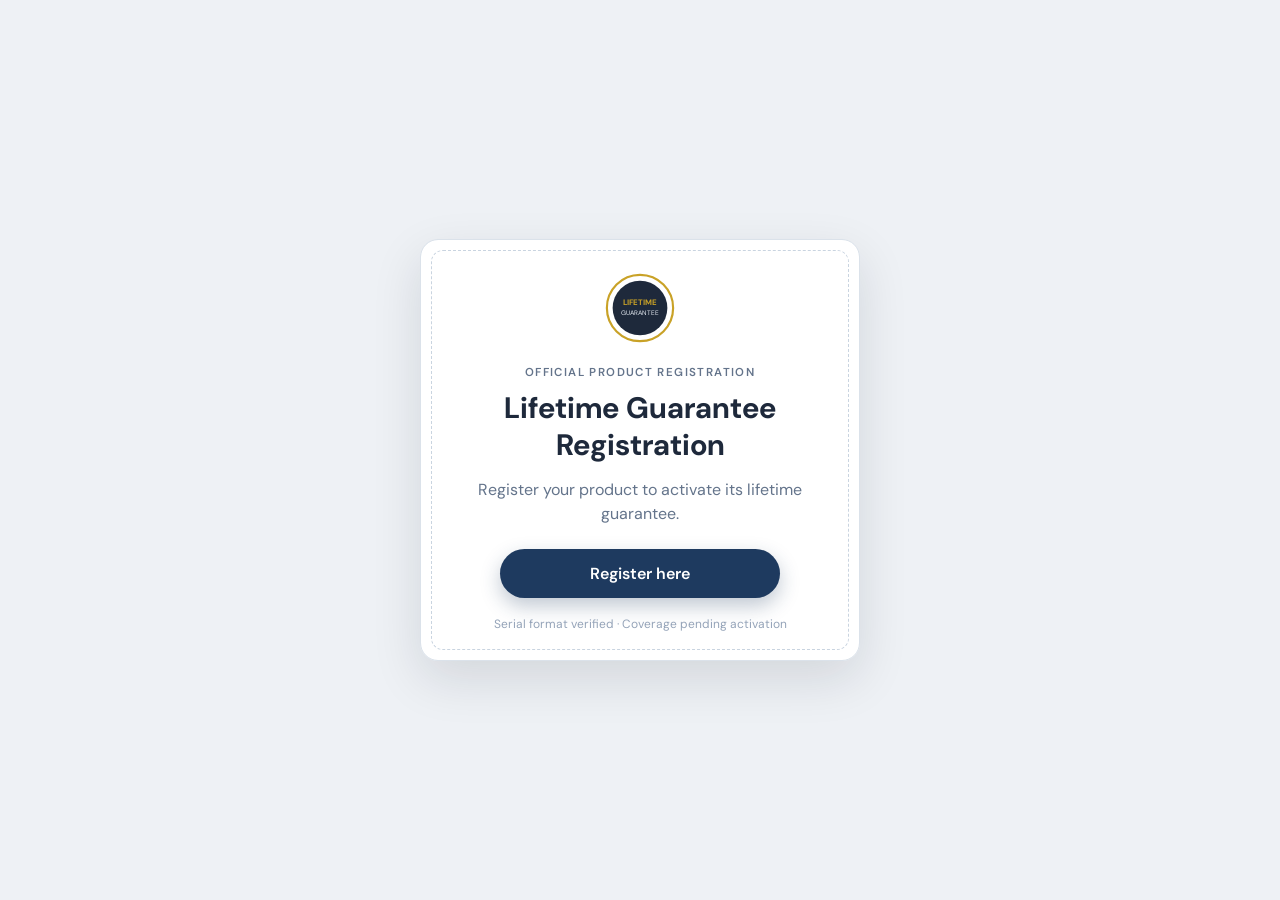
<file: index.html>
<!DOCTYPE html>
<html lang="en">
  <head>
    <meta charset="UTF-8" />
    <meta
      name="viewport"
      content="width=device-width, initial-scale=1, viewport-fit=cover"
    />
    <meta name="theme-color" content="#0a1020" />
    <title>Lifetime Guarantee Registration</title>
    <link rel="stylesheet" href="css/styles.css" />
    <link rel="preconnect" href="https://fonts.googleapis.com" />
    <link rel="preconnect" href="https://fonts.gstatic.com" crossorigin />
    <link
      href="https://fonts.googleapis.com/css2?family=Cormorant+Garamond:ital,wght@0,500;0,600;0,700;1,600&family=DM+Sans:wght@400;500;600;700&display=swap"
      rel="stylesheet"
    />
  </head>
  <body data-stage="landing" data-theme="warranty">
    <div class="app" id="app">
      <!-- Stage 1a: Warranty landing -->
      <section class="stage stage-landing" id="stage-landing" aria-live="polite">
        <div class="card warranty-card">
          <div class="seal" aria-hidden="true">
            <svg viewBox="0 0 100 100" width="72" height="72">
              <circle cx="50" cy="50" r="46" fill="none" stroke="#c9a227" stroke-width="3" />
              <circle cx="50" cy="50" r="38" fill="#1e293b" />
              <text
                x="50"
                y="46"
                text-anchor="middle"
                fill="#c9a227"
                font-size="11"
                font-family="DM Sans, sans-serif"
                font-weight="700"
              >
                LIFETIME
              </text>
              <text
                x="50"
                y="60"
                text-anchor="middle"
                fill="#e2e8f0"
                font-size="9"
                font-family="DM Sans, sans-serif"
              >
                GUARANTEE
              </text>
            </svg>
          </div>
          <p class="eyebrow">Official Product Registration</p>
          <h1>Lifetime Guarantee Registration</h1>
          <p class="lede">
            Register your product to activate its lifetime guarantee.
          </p>
          <button type="button" class="btn btn-primary" id="btn-register">
            Register here
          </button>
          <p class="fine-print">
            Serial format verified · Coverage pending activation
          </p>
        </div>
      </section>

      <!-- Stage 1b: Proposal -->
      <section class="stage stage-proposal" id="stage-proposal" hidden>
        <div class="card warranty-card proposal-card">
          <p class="eyebrow">Activation sequence interrupted</p>
          <h1 class="proposal-title">Will you marry me?</h1>
          <p class="lede proposal-sub">
            This is the only registration that matters.
          </p>
          <div class="proposal-actions" id="proposal-actions">
            <button type="button" class="btn btn-yes" id="btn-yes">
              YES 💍
            </button>
            <button type="button" class="btn btn-no" id="btn-no">NO 🙃</button>
          </div>
          <p class="no-caught" id="no-caught" hidden>I'll wait right here.</p>
        </div>
        <div class="toast" id="toast" role="status" aria-live="polite" hidden></div>
      </section>

      <!-- Stage 2: Success -->
      <section class="stage stage-success" id="stage-success" hidden>
        <div class="card romance-card">
          <div class="hearts" aria-hidden="true">♡</div>
          <p class="eyebrow romantic">Registration confirmed</p>
          <h1>You have successfully completed the Lifetime Guarantee Registration.</h1>
          <div class="reg-id">
            <span>Registration ID</span>
            <strong>#BBforever</strong>
          </div>
          <p class="lede">
            Your lifetime guarantee covers love, partnership, adventures, and
            choosing each other every day.
          </p>
          <button type="button" class="btn btn-romance" id="btn-to-unlock">
            Continue
          </button>
        </div>
      </section>

      <!-- Stage 3: Moon game intro -->
      <section class="stage stage-unlock" id="stage-unlock" hidden>
        <div class="card romance-card">
          <p class="eyebrow romantic">Final activation</p>
          <h1>A Little Piece of the Moon</h1>
          <p class="lede">
            Your registration is confirmed. To open the purple box, bring the
            night sky back to life.
          </p>
          <p class="lede">Your key awaits the one who completes the sky.</p>
          <button type="button" class="btn btn-romance" id="btn-start-moon">
            Begin 🌙
          </button>
        </div>
      </section>

      <!-- Moon game -->
      <section class="stage stage-moon" id="stage-moon" hidden>
        <div class="moon-shell" id="moon-shell">
          <aside class="moon-sidebar">
            <p class="moon-kicker">A LITTLE PIECE OF THE</p>
            <h1 class="moon-title">Moon <span aria-hidden="true">♡</span></h1>
            <p class="moon-blurb" id="moon-blurb">
              Something is missing from this night. Can you bring its light
              back? Drag the pieces below to complete the sky.
            </p>

            <div class="moon-tray-wrap">
              <p class="moon-tray-label">Your pieces</p>
              <div class="moon-tray" id="moon-tray"></div>
            </div>

            <div class="moon-hint" id="moon-hint">
              <span aria-hidden="true">💡</span>
              <p>Even when you cannot see the whole moon, it is still there.</p>
            </div>
          </aside>

          <div class="moon-main">
            <div class="moon-progress">
              <span id="moon-progress-text">1 / 2</span>
              <div class="moon-progress-dots" aria-hidden="true">
                <span class="is-active"></span><span></span>
              </div>
            </div>

            <div class="moon-canvas" id="moon-canvas">
              <div class="moon-sky" aria-hidden="true">
                <div class="moon-stars-bg"></div>
                <div class="moon-clouds"></div>
                <div class="moon-lake"></div>
              </div>

              <!-- Stage 1: moon phase slots -->
              <div class="moon-arc" id="moon-arc"></div>

              <!-- Stage 2: word -->
              <div class="moon-word" id="moon-word" hidden>
                <p class="moon-word-prompt">
                  The sky remembers a word. Enter it to unlock your message.
                </p>
                <form id="moon-word-form" autocomplete="off">
                  <input
                    type="text"
                    id="moon-word-input"
                    maxlength="24"
                    placeholder="Type the word…"
                    spellcheck="false"
                    autocapitalize="characters"
                  />
                  <button type="submit" class="btn btn-moon">Reveal</button>
                </form>
                <p class="moon-word-error" id="moon-word-error" hidden>
                  Not quite — listen to the night again.
                </p>
                <div class="moon-message" id="moon-message" hidden>
                  <p>
                    My forever is you. #BBforever — here’s where to find the
                    key.
                  </p>
                  <button type="button" class="btn btn-moon" id="btn-moon-to-key">
                    Show me the key
                  </button>
                </div>
              </div>
            </div>

            <button type="button" class="btn btn-moon-next" id="btn-moon-next" disabled>
              Next →
            </button>
          </div>
        </div>
      </section>

      <!-- Final: Complete -->
      <section class="stage stage-complete" id="stage-complete" hidden>
        <div class="card romance-card prize-card">
          <div class="key-icon" aria-hidden="true">🔐</div>
          <h1>
            Congratulations. Your lifetime guarantee is fully activated.
          </h1>
          <div class="reg-id">
            <span>Your registration ID is</span>
            <strong>#BBforever</strong>
          </div>
          <p class="lede">
            Your guarantee does not promise a perfect life. It promises two
            independent people willing to grow, repair, and keep choosing each
            other.
          </p>
          <div class="key-location">
            <p class="key-label">Here's the location of the key:</p>
            <p class="key-reveal">Locate the key in a small white envelope</p>
            <figure class="key-photo">
              <img
                src="assets/key-location.jpg"
                alt="Gift wrap reference — cut vertically along the marked area on the stapled joint"
              />
            </figure>
            <p class="key-reveal key-reveal-follow">
              Cut vertically in this area to find the key inside the stapled
              joint. You can also reach this spot from inside the box. Go ahead
              open the Box
            </p>
          </div>
        </div>
      </section>
    </div>

    <script src="js/config.js"></script>
    <script src="js/responses.js"></script>
    <script src="js/moon-game.js"></script>
    <script src="js/app.js"></script>
  </body>
</html>
</file>
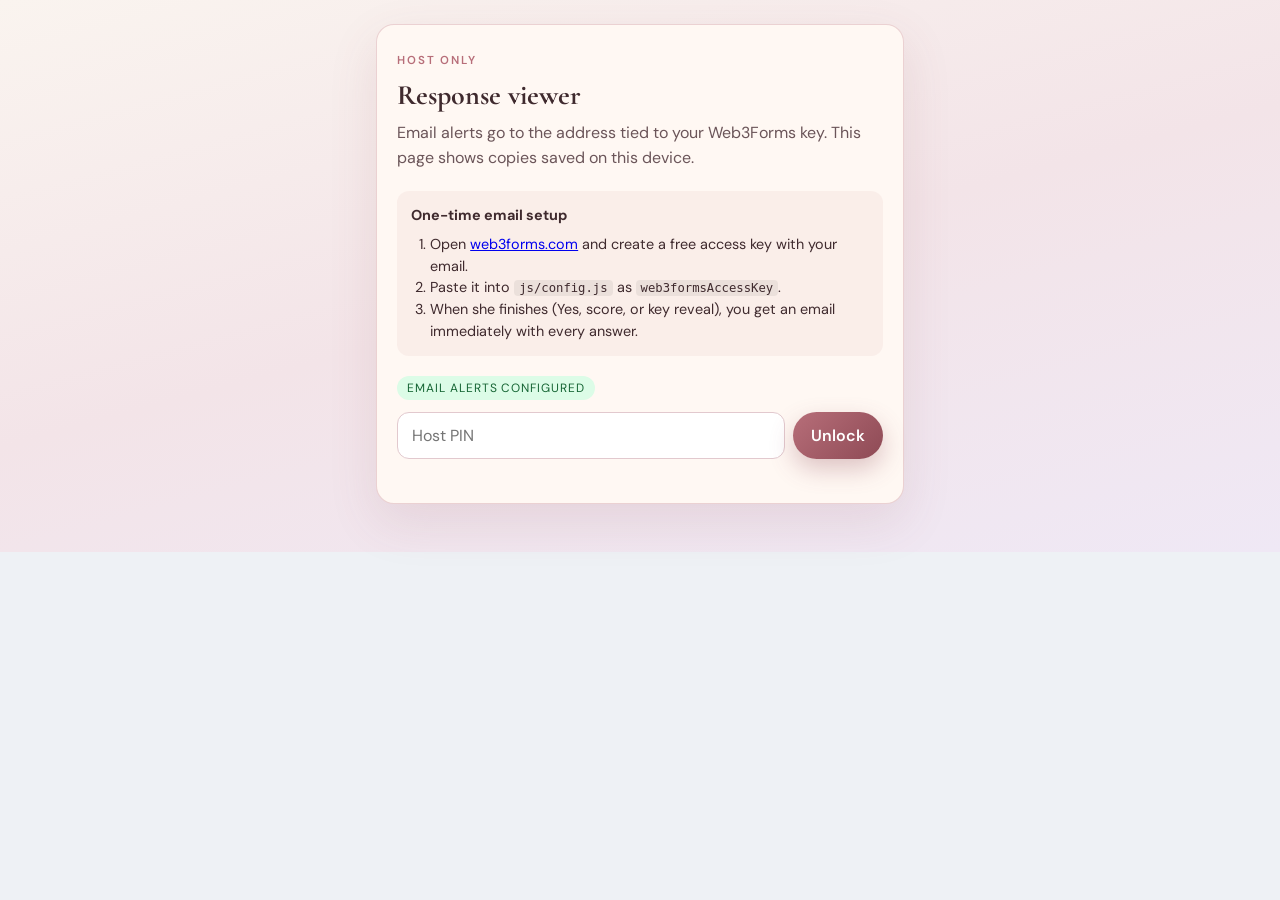
<file: host.html>
<!DOCTYPE html>
<html lang="en">
  <head>
    <meta charset="UTF-8" />
    <meta
      name="viewport"
      content="width=device-width, initial-scale=1, viewport-fit=cover"
    />
    <title>Host — Response viewer</title>
    <link rel="stylesheet" href="css/styles.css" />
    <link rel="preconnect" href="https://fonts.googleapis.com" />
    <link rel="preconnect" href="https://fonts.gstatic.com" crossorigin />
    <link
      href="https://fonts.googleapis.com/css2?family=Cormorant+Garamond:wght@600&family=DM+Sans:wght@400;500;600;700&display=swap"
      rel="stylesheet"
    />
    <style>
      body {
        background: linear-gradient(165deg, #faf4ef 0%, #f3e4e8 50%, #efe8f5 100%);
      }
      .host-wrap {
        width: 100%;
        max-width: 560px;
        margin: 0 auto;
        padding: 24px 16px 48px;
      }
      .host-card {
        background: #fff8f3;
        border: 1px solid rgba(183, 110, 121, 0.28);
        border-radius: 18px;
        padding: 28px 20px;
        box-shadow: 0 18px 50px rgba(142, 74, 85, 0.12);
      }
      .host-card h1 {
        font-family: "Cormorant Garamond", Georgia, serif;
        font-size: 1.75rem;
        margin: 0 0 8px;
        color: #3f2a2e;
      }
      .host-card .lede {
        color: #6b5559;
        margin-bottom: 20px;
      }
      .setup {
        text-align: left;
        background: rgba(183, 110, 121, 0.08);
        border-radius: 12px;
        padding: 14px 14px;
        font-size: 0.9rem;
        line-height: 1.5;
        color: #3f2a2e;
        margin-bottom: 20px;
      }
      .setup ol {
        margin: 8px 0 0;
        padding-left: 1.2rem;
      }
      .setup code {
        font-size: 0.85em;
        background: rgba(0, 0, 0, 0.06);
        padding: 1px 5px;
        border-radius: 4px;
      }
      .pin-row {
        display: flex;
        gap: 8px;
        margin-bottom: 16px;
      }
      .pin-row input {
        flex: 1;
        border: 1px solid #e2c9ce;
        border-radius: 12px;
        padding: 12px 14px;
        font-family: inherit;
        font-size: 1rem;
      }
      .status-pill {
        display: inline-block;
        font-size: 0.75rem;
        text-transform: uppercase;
        letter-spacing: 0.08em;
        padding: 4px 10px;
        border-radius: 999px;
        margin-bottom: 12px;
      }
      .status-pill.ok {
        background: #dcfce7;
        color: #166534;
      }
      .status-pill.warn {
        background: #fef3c7;
        color: #92400e;
      }
      .submission {
        text-align: left;
        border: 1px solid #ead7db;
        border-radius: 14px;
        padding: 14px;
        margin-bottom: 12px;
        background: #fff;
      }
      .submission h2 {
        font-size: 1rem;
        margin: 0 0 6px;
        color: #3f2a2e;
      }
      .submission .meta {
        font-size: 0.8rem;
        color: #8e6b72;
        margin-bottom: 10px;
      }
      .submission details {
        font-size: 0.88rem;
        color: #4a3a3e;
      }
      .submission summary {
        cursor: pointer;
        font-weight: 600;
        margin-bottom: 6px;
      }
      .answer-line {
        margin: 0 0 8px;
        padding-bottom: 8px;
        border-bottom: 1px solid #f1e4e7;
      }
      .answer-line:last-child {
        border-bottom: none;
      }
      .ok-mark {
        color: #16a34a;
      }
      .bad-mark {
        color: #dc2626;
      }
      .empty {
        color: #8e6b72;
        font-size: 0.95rem;
      }
      .toolbar {
        display: flex;
        flex-wrap: wrap;
        gap: 8px;
        margin-bottom: 16px;
      }
      .btn-ghost {
        background: #fff;
        color: #8e4a55;
        border: 1px solid #e2c9ce;
      }
      #viewer[hidden],
      #gate[hidden] {
        display: none !important;
      }
    </style>
  </head>
  <body>
    <div class="host-wrap">
      <div class="host-card">
        <p class="eyebrow romantic">Host only</p>
        <h1>Response viewer</h1>
        <p class="lede">
          Email alerts go to the address tied to your Web3Forms key. This page
          shows copies saved on this device.
        </p>

        <div class="setup">
          <strong>One-time email setup</strong>
          <ol>
            <li>
              Open
              <a href="https://web3forms.com" target="_blank" rel="noopener"
                >web3forms.com</a
              >
              and create a free access key with your email.
            </li>
            <li>
              Paste it into <code>js/config.js</code> as
              <code>web3formsAccessKey</code>.
            </li>
            <li>
              When she finishes (Yes, score, or key reveal), you get an email
              immediately with every answer.
            </li>
          </ol>
        </div>

        <div id="key-status" class="status-pill warn">Checking email config…</div>

        <div id="gate">
          <div class="pin-row">
            <input
              type="password"
              id="pin-input"
              placeholder="Host PIN"
              autocomplete="off"
            />
            <button type="button" class="btn btn-romance" id="btn-unlock" style="width:auto;max-width:none;padding:12px 18px">
              Unlock
            </button>
          </div>
          <p class="empty" id="pin-error" hidden>Wrong PIN.</p>
        </div>

        <div id="viewer" hidden>
          <div class="toolbar">
            <button type="button" class="btn btn-ghost" id="btn-refresh" style="width:auto;max-width:none;border-radius:999px;padding:10px 16px">
              Refresh
            </button>
            <button type="button" class="btn btn-ghost" id="btn-export" style="width:auto;max-width:none;border-radius:999px;padding:10px 16px">
              Export JSON
            </button>
            <button type="button" class="btn btn-ghost" id="btn-clear" style="width:auto;max-width:none;border-radius:999px;padding:10px 16px">
              Clear local
            </button>
          </div>
          <div id="list"></div>
        </div>
      </div>
    </div>

    <script src="js/config.js"></script>
    <script src="js/responses.js"></script>
    <script>
      (function () {
        const cfg = window.BB_CONFIG || {};
        const status = document.getElementById("key-status");
        const key = (cfg.web3formsAccessKey || "").trim();
        if (key && key !== "YOUR_WEB3FORMS_ACCESS_KEY") {
          status.textContent = "Email alerts configured";
          status.classList.remove("warn");
          status.classList.add("ok");
        } else {
          status.textContent = "Email not configured — edit js/config.js";
        }

        const gate = document.getElementById("gate");
        const viewer = document.getElementById("viewer");
        const pinInput = document.getElementById("pin-input");
        const pinError = document.getElementById("pin-error");
        const list = document.getElementById("list");

        function unlock() {
          const expected = cfg.hostPin || "BBforever";
          if (pinInput.value !== expected) {
            pinError.hidden = false;
            return;
          }
          pinError.hidden = true;
          gate.hidden = true;
          viewer.hidden = false;
          render();
        }

        function render() {
          const items = window.BB_RESPONSES.loadSubmissions();
          if (!items.length) {
            list.innerHTML =
              '<p class="empty">No responses saved on this device yet. They still arrive by email when configured.</p>';
            return;
          }

          list.innerHTML = items
            .map((s) => {
              const score =
                typeof s.score === "number"
                  ? `${s.score} / ${s.total}${s.passed ? " · passed" : ""}`
                  : "";
              const noClicks =
                typeof s.noClickCount === "number"
                  ? `NO clicks: ${s.noClickCount}`
                  : "";
              const choiceLabel =
                s.event === "proposal_yes"
                  ? "YES 💍"
                  : s.event === "proposal_no_clicks"
                    ? "NO 🙃"
                    : escapeHtml(s.event);
              const answers = (s.answers || [])
                .map(
                  (a) => `
                <div class="answer-line">
                  <strong>${a.number}.</strong> ${escapeHtml(shortPrompt(a.prompt))}<br/>
                  First: ${escapeHtml(a.firstAnswer)}. ${escapeHtml(a.firstLabel)}
                  <span class="${a.firstCorrect ? "ok-mark" : "bad-mark"}">${
                    a.firstCorrect ? "✓" : "✗"
                  }</span><br/>
                  Final: ${escapeHtml(a.finalAnswer)}. ${escapeHtml(a.finalLabel)}
                  <span class="${a.finalCorrect ? "ok-mark" : "bad-mark"}">${
                    a.finalCorrect ? "✓" : "✗"
                  }</span>
                </div>`
                )
                .join("");

              return `
              <article class="submission">
                <h2>${choiceLabel}</h2>
                <div class="meta">${escapeHtml(s.localTime || s.timestamp)}${
                  score ? " · " + score : ""
                }${noClicks ? " · " + noClicks : ""}${
                  s.message ? "<br/>" + escapeHtml(s.message) : ""
                }</div>
                ${
                  answers
                    ? `<details><summary>View answers</summary>${answers}</details>`
                    : ""
                }
              </article>`;
            })
            .join("");
        }

        function shortPrompt(p) {
          if (!p) return "";
          return p.length > 90 ? p.slice(0, 90) + "…" : p;
        }

        function escapeHtml(str) {
          return String(str || "")
            .replace(/&/g, "&amp;")
            .replace(/</g, "&lt;")
            .replace(/>/g, "&gt;")
            .replace(/"/g, "&quot;");
        }

        document.getElementById("btn-unlock").addEventListener("click", unlock);
        pinInput.addEventListener("keydown", (e) => {
          if (e.key === "Enter") unlock();
        });
        document.getElementById("btn-refresh").addEventListener("click", render);
        document.getElementById("btn-export").addEventListener("click", () => {
          const blob = new Blob(
            [JSON.stringify(window.BB_RESPONSES.loadSubmissions(), null, 2)],
            { type: "application/json" }
          );
          const a = document.createElement("a");
          a.href = URL.createObjectURL(blob);
          a.download = `bbforever-responses-${Date.now()}.json`;
          a.click();
        });
        document.getElementById("btn-clear").addEventListener("click", () => {
          if (confirm("Clear locally saved responses on this device?")) {
            localStorage.removeItem(window.BB_RESPONSES.LOCAL_KEY);
            render();
          }
        });
      })();
    </script>
  </body>
</html>
</file>
<file: css/styles.css>
:root {
  --bg: #eef1f5;
  --bg-warm: #faf4ef;
  --card: #ffffff;
  --ink: #1e293b;
  --muted: #64748b;
  --primary: #1e3a5f;
  --primary-hover: #152a45;
  --gold: #c9a227;
  --rose: #b76e79;
  --rose-deep: #8e4a55;
  --ivory: #fff8f3;
  --correct: #16a34a;
  --incorrect: #dc2626;
  --radius: 18px;
  --shadow: 0 18px 50px rgba(15, 23, 42, 0.12);
  --font: "DM Sans", system-ui, sans-serif;
  --serif: "Cormorant Garamond", Georgia, serif;
}

*,
*::before,
*::after {
  box-sizing: border-box;
}

html,
body {
  margin: 0;
  min-height: 100%;
  font-family: var(--font);
  color: var(--ink);
  background: var(--bg);
  -webkit-font-smoothing: antialiased;
}

body[data-theme="romance"] {
  background: linear-gradient(165deg, #faf4ef 0%, #f3e4e8 45%, #efe8f5 100%);
}

body[data-theme="quiz"] {
  background: #0b0b0c;
  color: #f4f4f5;
}

body[data-theme="moon"] {
  background: #070b16;
  color: #e8eefc;
}

body[data-theme="moon"] .app {
  max-width: none;
  padding: 0;
  align-items: stretch;
  justify-content: stretch;
}

body[data-theme="moon"] .stage-moon {
  max-width: none;
  width: 100%;
  min-height: 100dvh;
}

.app {
  min-height: 100dvh;
  display: flex;
  align-items: flex-start;
  justify-content: center;
  padding: 24px 16px 48px;
}

.stage {
  width: 100%;
  max-width: 440px;
  animation: fadeIn 0.45s ease;
}

.stage[hidden] {
  display: none !important;
}

@keyframes fadeIn {
  from {
    opacity: 0;
    transform: translateY(10px);
  }
  to {
    opacity: 1;
    transform: translateY(0);
  }
}

@media (prefers-reduced-motion: reduce) {
  .stage,
  .btn-no,
  .toast {
    animation: none !important;
    transition: none !important;
  }
}

/* —— Cards —— */
.card {
  background: var(--card);
  border-radius: var(--radius);
  box-shadow: var(--shadow);
  padding: 32px 24px 28px;
  text-align: center;
  position: relative;
  overflow: visible;
}

.warranty-card {
  border: 1px solid #dbe2ea;
  background:
    linear-gradient(#fff, #fff) padding-box,
    linear-gradient(145deg, #e8edf3, #f8fafc) border-box;
}

.warranty-card::before {
  content: "";
  position: absolute;
  inset: 10px;
  border: 1px dashed #c9d4e0;
  border-radius: 12px;
  pointer-events: none;
}

.romance-card {
  background: var(--ivory);
  border: 1px solid rgba(183, 110, 121, 0.28);
  box-shadow: 0 20px 50px rgba(142, 74, 85, 0.14);
}

.seal {
  margin: 0 auto 16px;
  position: relative;
  z-index: 1;
}

.eyebrow {
  position: relative;
  z-index: 1;
  text-transform: uppercase;
  letter-spacing: 0.12em;
  font-size: 0.72rem;
  font-weight: 600;
  color: var(--muted);
  margin: 0 0 10px;
}

.eyebrow.romantic {
  color: var(--rose);
  letter-spacing: 0.16em;
}

h1 {
  position: relative;
  z-index: 1;
  font-size: clamp(1.45rem, 5vw, 1.85rem);
  line-height: 1.25;
  margin: 0 0 14px;
  font-weight: 700;
}

.romance-card h1,
.prize-card h1 {
  font-family: var(--serif);
  font-weight: 600;
  font-size: clamp(1.6rem, 5.5vw, 2.1rem);
  color: #3f2a2e;
}

.proposal-title {
  font-family: var(--serif);
  font-size: clamp(2rem, 8vw, 2.6rem);
  font-weight: 600;
  margin: 12px 0 8px;
}

.lede {
  position: relative;
  z-index: 1;
  color: var(--muted);
  font-size: 1rem;
  line-height: 1.55;
  margin: 0 0 22px;
}

.romance-card .lede {
  color: #6b5559;
}

.fine-print {
  position: relative;
  z-index: 1;
  margin: 18px 0 0;
  font-size: 0.75rem;
  color: #94a3b8;
}

/* —— Buttons —— */
.btn {
  position: relative;
  z-index: 1;
  appearance: none;
  border: none;
  border-radius: 999px;
  padding: 14px 28px;
  font-family: inherit;
  font-size: 1rem;
  font-weight: 600;
  cursor: pointer;
  transition: transform 0.15s ease, background 0.15s ease, box-shadow 0.15s ease;
}

.btn:active {
  transform: scale(0.98);
}

.btn:disabled {
  opacity: 0.4;
  cursor: not-allowed;
  transform: none;
}

.btn-primary {
  background: var(--primary);
  color: #fff;
  width: 100%;
  max-width: 280px;
  box-shadow: 0 8px 20px rgba(30, 58, 95, 0.28);
}

.btn-primary:hover {
  background: var(--primary-hover);
}

.btn-romance {
  background: linear-gradient(135deg, var(--rose), var(--rose-deep));
  color: #fff;
  width: 100%;
  max-width: 340px;
  box-shadow: 0 10px 24px rgba(142, 74, 85, 0.3);
}

.btn-yes {
  background: linear-gradient(135deg, #16a34a, #15803d);
  color: #fff;
  min-width: 140px;
  min-height: 52px;
  font-size: 1.1rem;
  box-shadow: 0 8px 22px rgba(22, 163, 74, 0.35);
  z-index: 5;
}

.btn-no {
  background: #e2e8f0;
  color: #475569;
  min-width: 110px;
  min-height: 48px;
  z-index: 4;
  transition: left 0.18s ease, top 0.18s ease, transform 0.18s ease;
}

.btn-next {
  background: #27272a;
  color: #fff;
  width: 100%;
  margin-top: 20px;
  border-radius: 12px;
}

body[data-theme="quiz"] .btn-next {
  background: #f4f4f5;
  color: #18181b;
}

.btn-next:disabled {
  background: #3f3f46;
  color: #a1a1aa;
}

body[data-theme="quiz"] .btn-next:disabled {
  background: #3f3f46;
  color: #71717a;
}

/* —— Proposal —— */
.proposal-actions {
  position: relative;
  z-index: 1;
  display: flex;
  align-items: center;
  justify-content: center;
  gap: 16px;
  min-height: 120px;
  margin-top: 8px;
}

.proposal-actions .btn-no.is-floating {
  position: fixed;
}

.no-caught {
  position: relative;
  z-index: 1;
  margin: 16px 0 0;
  color: var(--rose);
  font-weight: 500;
  font-style: italic;
}

.toast {
  position: fixed;
  left: 50%;
  bottom: 28px;
  transform: translateX(-50%);
  background: #1e293b;
  color: #fff;
  padding: 10px 18px;
  border-radius: 999px;
  font-size: 0.9rem;
  z-index: 100;
  box-shadow: 0 8px 24px rgba(0, 0, 0, 0.25);
  animation: toastIn 0.25s ease;
}

.toast[hidden] {
  display: none !important;
}

@keyframes toastIn {
  from {
    opacity: 0;
    transform: translate(-50%, 8px);
  }
  to {
    opacity: 1;
    transform: translate(-50%, 0);
  }
}

/* —— Success —— */
.hearts {
  font-size: 1.8rem;
  color: var(--rose);
  margin-bottom: 8px;
}

.reg-id {
  position: relative;
  z-index: 1;
  display: flex;
  flex-direction: column;
  gap: 6px;
  margin: 0 auto 20px;
  padding: 16px;
  background: rgba(183, 110, 121, 0.1);
  border: 1px solid rgba(183, 110, 121, 0.25);
  border-radius: 14px;
  max-width: 280px;
}

.reg-id span {
  font-size: 0.75rem;
  text-transform: uppercase;
  letter-spacing: 0.1em;
  color: var(--rose-deep);
}

.reg-id strong {
  font-family: ui-monospace, "Cascadia Code", Consolas, monospace;
  font-size: 1.35rem;
  color: #3f2a2e;
  letter-spacing: 0.04em;
}

/* —— Quiz —— */
.quiz-shell {
  background: #111113;
  border: 1px solid #27272a;
  border-radius: 20px;
  padding: 0 0 24px;
  overflow: hidden;
  box-shadow: 0 24px 60px rgba(0, 0, 0, 0.45);
}

.quiz-header {
  padding: 18px 18px 0;
}

.quiz-header h1 {
  font-size: 1.05rem;
  font-weight: 600;
  color: #fafafa;
  margin: 0;
  text-align: left;
  line-height: 1.35;
}

.quiz-banner {
  margin: 14px 0 0;
  height: 148px;
  overflow: hidden;
  border-radius: 0;
}

.banner-art {
  width: 100%;
  height: 100%;
  position: relative;
  background: #2a1f22;
}

.banner-art .cover-svg {
  display: block;
  width: 100%;
  height: 100%;
}

.cover-svg .draw {
  stroke-dasharray: 280;
  stroke-dashoffset: 280;
  animation: sketchDraw 1.4s ease forwards;
}

.cover-svg .float {
  animation: sketchFloat 3.2s ease-in-out infinite;
  transform-origin: center;
}

.cover-svg .pulse {
  animation: sketchPulse 2.4s ease-in-out infinite;
}

.cover-svg .steam {
  animation: sketchSteam 2.8s ease-in-out infinite;
  opacity: 0.75;
}

@keyframes sketchDraw {
  to {
    stroke-dashoffset: 0;
  }
}

@keyframes sketchFloat {
  0%,
  100% {
    transform: translateY(0);
  }
  50% {
    transform: translateY(-4px);
  }
}

@keyframes sketchPulse {
  0%,
  100% {
    opacity: 0.55;
  }
  50% {
    opacity: 1;
  }
}

@keyframes sketchSteam {
  0%,
  100% {
    transform: translateY(0);
    opacity: 0.35;
  }
  50% {
    transform: translateY(-6px);
    opacity: 0.9;
  }
}

@media (prefers-reduced-motion: reduce) {
  .cover-svg .draw,
  .cover-svg .float,
  .cover-svg .pulse,
  .cover-svg .steam {
    animation: none !important;
    stroke-dashoffset: 0;
  }
}

.quiz-nav {
  display: flex;
  align-items: center;
  gap: 8px;
  padding: 12px 16px;
  border-bottom: 1px solid #27272a;
}

.progress {
  font-size: 0.85rem;
  color: #a1a1aa;
  min-width: 64px;
}

.quiz-tools {
  margin-left: auto;
}

.icon-btn {
  appearance: none;
  border: none;
  background: transparent;
  color: #e4e4e7;
  width: 36px;
  height: 36px;
  border-radius: 10px;
  font-size: 1.25rem;
  cursor: pointer;
  display: inline-flex;
  align-items: center;
  justify-content: center;
}

.icon-btn:hover:not(:disabled) {
  background: #27272a;
}

.icon-btn:disabled {
  opacity: 0.35;
  cursor: not-allowed;
}

.hint-box {
  margin: 12px 16px 0;
  padding: 10px 12px;
  background: #1c1917;
  border: 1px solid #3f3f46;
  border-radius: 10px;
  color: #fde68a;
  font-size: 0.88rem;
  line-height: 1.45;
  text-align: left;
}

.hint-box[hidden] {
  display: none !important;
}

.quiz-prompt {
  margin: 16px 16px 12px;
  font-size: 1.02rem;
  line-height: 1.5;
  color: #fafafa;
  text-align: left;
}

.options {
  display: flex;
  flex-direction: column;
  gap: 4px;
  padding: 0 8px;
}

.option {
  display: grid;
  grid-template-columns: 40px 1fr;
  gap: 10px 12px;
  align-items: start;
  width: 100%;
  text-align: left;
  appearance: none;
  border: none;
  background: transparent;
  color: #f4f4f5;
  padding: 12px 10px;
  border-radius: 12px;
  cursor: pointer;
  font-family: inherit;
  font-size: 0.95rem;
  line-height: 1.4;
}

.option:hover:not(:disabled) {
  background: #1c1c1f;
}

.option:disabled {
  cursor: default;
}

.option-letter {
  width: 36px;
  height: 36px;
  border-radius: 50%;
  border: 1.5px solid #52525b;
  display: inline-flex;
  align-items: center;
  justify-content: center;
  font-weight: 600;
  font-size: 0.9rem;
  color: #e4e4e7;
  flex-shrink: 0;
}

.option-body {
  display: flex;
  flex-direction: column;
  gap: 6px;
  padding-top: 6px;
}

.option-label {
  color: #f4f4f5;
}

.option-feedback {
  color: #a1a1aa;
  font-size: 0.86rem;
  line-height: 1.4;
}

.option-feedback[hidden] {
  display: none !important;
}

.option.is-correct .option-letter {
  background: var(--correct);
  border-color: var(--correct);
  color: #fff;
}

.option.is-incorrect .option-letter {
  background: var(--incorrect);
  border-color: var(--incorrect);
  color: #fff;
}

.option.is-revealed .option-letter {
  border-color: #71717a;
}

.stage-quiz .btn-next {
  margin: 20px 16px 0;
  width: calc(100% - 32px);
}

/* —— Scorecard —— */
.score-card {
  padding-top: 40px;
  padding-bottom: 36px;
}

.score-heading {
  margin-bottom: 8px;
}

.score-value {
  position: relative;
  z-index: 1;
  margin: 8px 0 18px;
  font-family: var(--serif);
  font-size: clamp(3rem, 14vw, 4rem);
  font-weight: 600;
  color: #3f2a2e;
  letter-spacing: 0.02em;
  line-height: 1;
}

.score-message {
  max-width: 320px;
  margin-left: auto;
  margin-right: auto;
}

.score-card .btn {
  margin-top: 4px;
}

.score-card .btn[hidden] {
  display: none !important;
}

.option.is-waiting .option-letter {
  border-color: #a1a1aa;
}

.option-nudge {
  margin: 8px 16px 0;
  font-size: 0.85rem;
  color: #fcd34d;
  text-align: left;
}

.option-nudge[hidden] {
  display: none !important;
}

/* —— Finale —— */
.prize-card {
  text-align: center;
}

.key-icon {
  font-size: 2.4rem;
  margin-bottom: 8px;
}

.key-location {
  position: relative;
  z-index: 1;
  margin-top: 8px;
  padding: 18px 16px;
  background: linear-gradient(145deg, #3f2a2e, #5c3a42);
  color: #fff8f3;
  border-radius: 16px;
  box-shadow: 0 12px 30px rgba(63, 42, 46, 0.35);
}

.key-label {
  margin: 0 0 10px;
  font-size: 0.8rem;
  text-transform: uppercase;
  letter-spacing: 0.12em;
  opacity: 0.85;
}

.key-reveal {
  margin: 0;
  font-family: var(--serif);
  font-size: 1.25rem;
  line-height: 1.4;
  font-weight: 600;
}

.key-reveal-follow {
  margin-top: 14px;
  font-size: 1.1rem;
  font-weight: 500;
}

.key-photo {
  margin: 14px 0 0;
  border-radius: 12px;
  overflow: hidden;
  border: 1px solid rgba(255, 248, 243, 0.25);
  background: rgba(0, 0, 0, 0.15);
}

.key-photo img {
  display: block;
  width: 100%;
  height: auto;
  vertical-align: middle;
}

@media (min-width: 480px) {
  .app {
    align-items: center;
    padding: 40px 20px;
  }

  body[data-theme="moon"] .app {
    padding: 0;
  }
}

/* —— Moon game —— */
.moon-shell {
  display: grid;
  grid-template-columns: 1fr;
  min-height: 100dvh;
  width: 100%;
  background: radial-gradient(ellipse at 50% 0%, #1a2744 0%, #070b16 55%);
  color: #e8eefc;
}

.moon-sidebar {
  padding: 20px 18px 12px;
  display: flex;
  flex-direction: column;
  gap: 12px;
  z-index: 2;
}

.moon-kicker {
  margin: 0;
  font-size: 0.7rem;
  letter-spacing: 0.18em;
  text-transform: uppercase;
  color: #9db0d4;
}

.moon-title {
  margin: 0;
  font-family: var(--serif);
  font-style: italic;
  font-weight: 600;
  font-size: clamp(2.2rem, 8vw, 3rem);
  color: #f4f7ff;
  line-height: 1;
}

.moon-title span {
  font-style: normal;
  font-size: 0.55em;
  color: #c4b5fd;
  vertical-align: super;
}

.moon-blurb {
  margin: 0;
  font-size: 0.92rem;
  line-height: 1.5;
  color: #b8c6e0;
  max-width: 34ch;
}

.moon-tray-wrap {
  background: rgba(18, 28, 52, 0.72);
  border: 1px solid rgba(160, 180, 230, 0.22);
  border-radius: 14px;
  padding: 12px;
}

.moon-tray-label {
  margin: 0 0 10px;
  font-size: 0.75rem;
  letter-spacing: 0.08em;
  text-transform: uppercase;
  color: #9db0d4;
}

.moon-tray {
  display: flex;
  flex-wrap: wrap;
  gap: 10px;
  min-height: 56px;
  max-height: 140px;
  overflow-y: auto;
  align-items: center;
}

.moon-hint {
  display: flex;
  gap: 10px;
  align-items: flex-start;
  background: rgba(30, 40, 70, 0.55);
  border: 1px solid rgba(196, 181, 253, 0.25);
  border-radius: 12px;
  padding: 10px 12px;
  font-size: 0.85rem;
  color: #d6def0;
  line-height: 1.4;
}

.moon-hint p {
  margin: 0;
}

.moon-main {
  display: flex;
  flex-direction: column;
  padding: 0 14px 20px;
  min-height: 0;
  flex: 1;
}

.moon-progress {
  display: flex;
  align-items: center;
  justify-content: flex-end;
  gap: 10px;
  padding: 8px 4px 10px;
  font-size: 0.85rem;
  color: #9db0d4;
}

.moon-progress-dots {
  display: flex;
  gap: 6px;
}

.moon-progress-dots span {
  width: 8px;
  height: 8px;
  border-radius: 50%;
  background: #334155;
}

.moon-progress-dots span.is-active {
  background: #c4b5fd;
  box-shadow: 0 0 8px rgba(196, 181, 253, 0.7);
}

.moon-progress-dots span.is-done {
  background: #93c5fd;
}

.moon-canvas {
  position: relative;
  flex: 1;
  min-height: 280px;
  border-radius: 18px;
  overflow: hidden;
  border: 1px solid rgba(140, 160, 210, 0.25);
  background: linear-gradient(180deg, #0d1730 0%, #152448 42%, #1a2a40 70%, #0e1a28 100%);
  touch-action: none;
}

.moon-sky {
  position: absolute;
  inset: 0;
  pointer-events: none;
}

.moon-stars-bg {
  position: absolute;
  inset: 0;
  background-image:
    radial-gradient(1.5px 1.5px at 12% 18%, #fff, transparent),
    radial-gradient(1.5px 1.5px at 28% 40%, #dbeafe, transparent),
    radial-gradient(1px 1px at 48% 22%, #fff, transparent),
    radial-gradient(1.5px 1.5px at 66% 14%, #e0e7ff, transparent),
    radial-gradient(1px 1px at 78% 36%, #fff, transparent),
    radial-gradient(1.5px 1.5px at 88% 20%, #c7d2fe, transparent),
    radial-gradient(1px 1px at 18% 58%, #fff, transparent),
    radial-gradient(1px 1px at 55% 48%, #e2e8f0, transparent);
  opacity: 0.85;
  animation: twinkle 4s ease-in-out infinite alternate;
}

.moon-clouds {
  position: absolute;
  inset: 0;
  background:
    radial-gradient(ellipse 80px 28px at 22% 62%, rgba(167, 139, 250, 0.22), transparent),
    radial-gradient(ellipse 100px 32px at 70% 58%, rgba(129, 140, 248, 0.18), transparent),
    radial-gradient(ellipse 70px 24px at 48% 68%, rgba(196, 181, 253, 0.16), transparent);
}

.moon-lake {
  position: absolute;
  left: 0;
  right: 0;
  bottom: 0;
  height: 34%;
  background: linear-gradient(
    180deg,
    transparent 0%,
    rgba(30, 58, 95, 0.35) 20%,
    rgba(15, 30, 55, 0.85) 100%
  );
}

.moon-lake::after {
  content: "";
  position: absolute;
  left: 42%;
  width: 16%;
  top: 10%;
  bottom: 0;
  background: linear-gradient(
    180deg,
    rgba(226, 232, 255, 0.35),
    rgba(147, 197, 253, 0.08)
  );
  filter: blur(2px);
  opacity: 0.7;
}

@keyframes twinkle {
  from {
    opacity: 0.65;
  }
  to {
    opacity: 1;
  }
}

.moon-arc {
  position: absolute;
  left: 6%;
  right: 6%;
  top: 14%;
  height: 90px;
  display: flex;
  justify-content: space-between;
  align-items: flex-start;
  z-index: 2;
}

.moon-slot {
  width: 48px;
  height: 48px;
  border-radius: 50%;
  border: 1.5px dashed rgba(200, 210, 240, 0.45);
  display: flex;
  align-items: center;
  justify-content: center;
  background: rgba(15, 23, 42, 0.25);
  transition: border-color 0.2s, box-shadow 0.2s, transform 0.2s;
}

.moon-slot.is-filled {
  border-style: solid;
  border-color: rgba(226, 232, 255, 0.55);
  box-shadow: 0 0 16px rgba(191, 219, 254, 0.35);
}

.moon-slot.is-target {
  border-color: #c4b5fd;
  box-shadow: 0 0 12px rgba(196, 181, 253, 0.45);
}

.moon-slot.is-fixed {
  border-style: solid;
  border-color: rgba(226, 232, 255, 0.35);
}

.moon-piece {
  width: 44px;
  height: 44px;
  border-radius: 50%;
  cursor: grab;
  touch-action: none;
  user-select: none;
  flex-shrink: 0;
  position: relative;
  z-index: 5;
  box-shadow: 0 0 12px rgba(226, 232, 255, 0.35);
}

.moon-piece:active,
.moon-piece.is-dragging {
  cursor: grabbing;
  z-index: 100;
  box-shadow: 0 8px 24px rgba(0, 0, 0, 0.45), 0 0 18px rgba(191, 219, 254, 0.5);
}

.moon-piece.is-shake {
  animation: pieceShake 0.4s ease;
}

@keyframes pieceShake {
  0%,
  100% {
    transform: translateX(0);
  }
  25% {
    transform: translateX(-6px);
  }
  75% {
    transform: translateX(6px);
  }
}

.moon-piece[data-phase="waxing"] {
  background: radial-gradient(circle at 65% 40%, #f8fafc, #cbd5e1 55%, #64748b);
  box-shadow: inset -14px 0 0 0 #0f172a, 0 0 12px rgba(226, 232, 255, 0.35);
}

.moon-piece[data-phase="first-quarter"] {
  background: linear-gradient(90deg, #f1f5f9 50%, #0f172a 50%);
}

.moon-piece[data-phase="full"] {
  background: radial-gradient(circle at 35% 30%, #fff, #e2e8f0 45%, #94a3b8);
}

.moon-piece[data-phase="waning"] {
  background: radial-gradient(circle at 35% 40%, #f8fafc, #cbd5e1 55%, #64748b);
  box-shadow: inset 14px 0 0 0 #0f172a, 0 0 12px rgba(226, 232, 255, 0.35);
}

.moon-piece.is-star {
  width: 28px;
  height: 28px;
  border-radius: 0;
  background: transparent;
  box-shadow: none;
  clip-path: polygon(
    50% 0%,
    61% 35%,
    98% 35%,
    68% 57%,
    79% 91%,
    50% 70%,
    21% 91%,
    32% 57%,
    2% 35%,
    39% 35%
  );
  background: linear-gradient(145deg, #fff, #c7d2fe);
  filter: drop-shadow(0 0 6px rgba(191, 219, 254, 0.9));
}

.moon-piece.is-placed {
  cursor: default;
  pointer-events: none;
}

.moon-constellation {
  position: absolute;
  left: 8%;
  right: 8%;
  top: 18%;
  width: 84%;
  height: 55%;
  z-index: 2;
  overflow: visible;
}

.constellation-node {
  fill: rgba(15, 23, 42, 0.4);
  stroke: rgba(200, 210, 240, 0.5);
  stroke-width: 0.5;
  stroke-dasharray: 1.2 0.8;
  cursor: pointer;
}

.constellation-node.is-lit {
  fill: #e2e8f0;
  stroke: #fff;
  stroke-dasharray: none;
  filter: drop-shadow(0 0 2px #bfdbfe);
}

.constellation-node.is-target {
  stroke: #c4b5fd;
  stroke-dasharray: none;
}

.moon-word {
  position: absolute;
  inset: 0;
  z-index: 3;
  display: flex;
  flex-direction: column;
  align-items: center;
  justify-content: center;
  padding: 24px 18px;
  text-align: center;
  background: rgba(7, 11, 22, 0.35);
  backdrop-filter: blur(2px);
}

.moon-word[hidden],
.moon-constellation[hidden],
.moon-arc[hidden] {
  display: none !important;
}

.moon-word-prompt {
  margin: 0 0 16px;
  font-family: var(--serif);
  font-size: 1.25rem;
  color: #e8eefc;
  max-width: 28ch;
}

#moon-word-form {
  display: flex;
  flex-wrap: wrap;
  gap: 8px;
  justify-content: center;
  width: 100%;
  max-width: 340px;
}

#moon-word-input {
  flex: 1 1 160px;
  border: 1px solid rgba(196, 181, 253, 0.4);
  background: rgba(15, 23, 42, 0.65);
  color: #f8fafc;
  border-radius: 12px;
  padding: 12px 14px;
  font-family: inherit;
  font-size: 1rem;
  letter-spacing: 0.08em;
  text-transform: uppercase;
}

#moon-word-input:focus {
  outline: 2px solid rgba(196, 181, 253, 0.55);
  outline-offset: 1px;
}

.moon-word-error {
  margin: 10px 0 0;
  color: #fca5a5;
  font-size: 0.9rem;
}

.moon-message {
  margin-top: 20px;
  max-width: 32ch;
  padding: 16px;
  border-radius: 14px;
  background: rgba(30, 27, 75, 0.65);
  border: 1px solid rgba(196, 181, 253, 0.35);
}

.moon-message p {
  margin: 0 0 14px;
  font-family: var(--serif);
  font-size: 1.2rem;
  line-height: 1.45;
  color: #f5f3ff;
}

.btn-moon,
.btn-moon-next {
  appearance: none;
  border: none;
  border-radius: 999px;
  padding: 12px 22px;
  font-family: inherit;
  font-size: 0.95rem;
  font-weight: 600;
  cursor: pointer;
  background: linear-gradient(135deg, #818cf8, #a78bfa);
  color: #fff;
  box-shadow: 0 8px 22px rgba(129, 140, 248, 0.35);
}

.btn-moon-next {
  align-self: flex-end;
  margin-top: 14px;
  background: transparent;
  border: 1.5px solid rgba(200, 210, 240, 0.45);
  color: #e2e8f0;
  box-shadow: none;
}

.btn-moon-next:disabled {
  opacity: 0.35;
  cursor: not-allowed;
}

.btn-moon-next:not(:disabled):hover {
  border-color: #c4b5fd;
  color: #fff;
}

.moon-tray-wrap.is-hidden,
.moon-hint.is-hidden {
  display: none;
}

@media (min-width: 900px) {
  .moon-shell {
    grid-template-columns: minmax(260px, 340px) 1fr;
  }

  .moon-sidebar {
    padding: 28px 22px;
    border-right: 1px solid rgba(140, 160, 210, 0.15);
    justify-content: flex-start;
  }

  .moon-main {
    padding: 18px 22px 24px;
  }

  .moon-canvas {
    min-height: calc(100dvh - 120px);
  }

  .moon-slot {
    width: 58px;
    height: 58px;
  }

  .moon-piece:not(.is-star) {
    width: 52px;
    height: 52px;
  }

  .moon-arc {
    top: 18%;
    height: 110px;
  }
}

@media (prefers-reduced-motion: reduce) {
  .moon-stars-bg,
  .moon-piece.is-shake {
    animation: none !important;
  }
}
</file>
